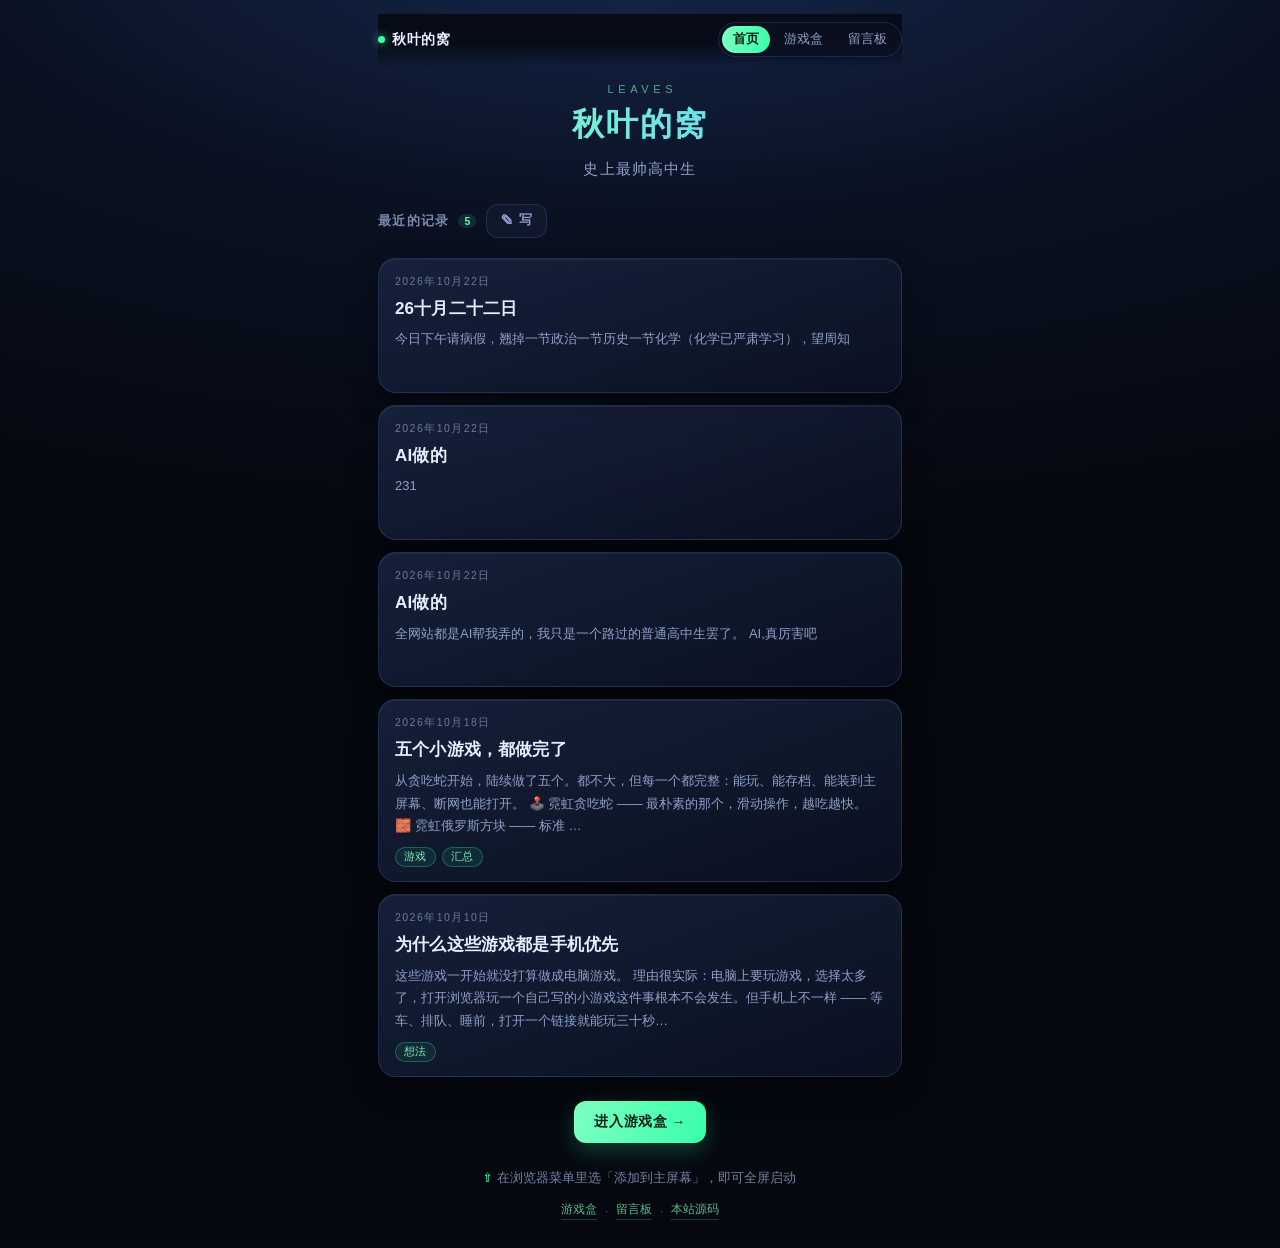
<file: index.html>
<!DOCTYPE html>
<html lang="zh-CN">
<head>
<meta charset="UTF-8">
<meta name="viewport" content="width=device-width, initial-scale=1, viewport-fit=cover">
<meta name="theme-color" content="#070b16">
<meta name="description" content="秋叶的窝 —— 史上最帅高中生。一些关于小游戏和代码的记录，附游戏盒。">
<meta name="format-detection" content="telephone=no">
<meta name="mobile-web-app-capable" content="yes">
<meta name="apple-mobile-web-app-capable" content="yes">
<meta name="apple-mobile-web-app-status-bar-style" content="black-translucent">
<meta name="apple-mobile-web-app-title" content="秋叶的窝">
<title>秋叶的窝</title>
<link rel="manifest" href="./manifest.webmanifest">
<link rel="icon" type="image/png" sizes="192x192" href="./icons/icon-192.png">
<link rel="apple-touch-icon" href="./icons/apple-touch-icon.png">
<link rel="stylesheet" href="./styles.css">
</head>
<body>
<div class="app">

  <header class="topbar">
    <a class="topbar__brand" href="./">
      <span class="topbar__dot" aria-hidden="true"></span>秋叶的窝
    </a>
    <nav class="topbar__nav" id="nav">
      <a href="./" data-nav="home">首页</a>
      <a href="./games.html" data-nav="games">游戏盒</a>
      <a href="#/guest" data-nav="guest">留言板</a>
    </nav>
  </header>

  <main class="main" id="view" aria-live="polite">
    <div class="loading">正在读取……</div>
  </main>

  <footer class="foot">
    <p class="foot__hint">
      <span class="foot__icon" aria-hidden="true">⇧</span>
      在浏览器菜单里选「添加到主屏幕」，即可全屏启动
    </p>
    <p class="foot__links">
      <a href="./games.html">游戏盒</a>
      <span aria-hidden="true">·</span>
      <a href="#/guest">留言板</a>
      <span aria-hidden="true">·</span>
      <a href="https://github.com/qiuye-AuTumnNight/qiuye-AuTumnNight.github.io" id="footSource">本站源码</a>
    </p>
    <p class="foot__sync" id="footSync" hidden></p>
  </footer>
</div>

<!-- 编辑 / 令牌 弹层 -->
<div class="sheet" id="sheet" hidden>
  <div class="sheet__panel" role="dialog" aria-modal="true" aria-labelledby="sheetTitle">
    <div class="sheet__head">
      <h2 class="sheet__title" id="sheetTitle">写点什么</h2>
      <button type="button" class="sheet__close" id="sheetClose" aria-label="关闭">✕</button>
    </div>
    <div class="sheet__body" id="sheetBody"></div>
  </div>
</div>

<div class="toast" id="toast" hidden></div>

<script src="./blog.js"></script>
</body>
</html>
</file>
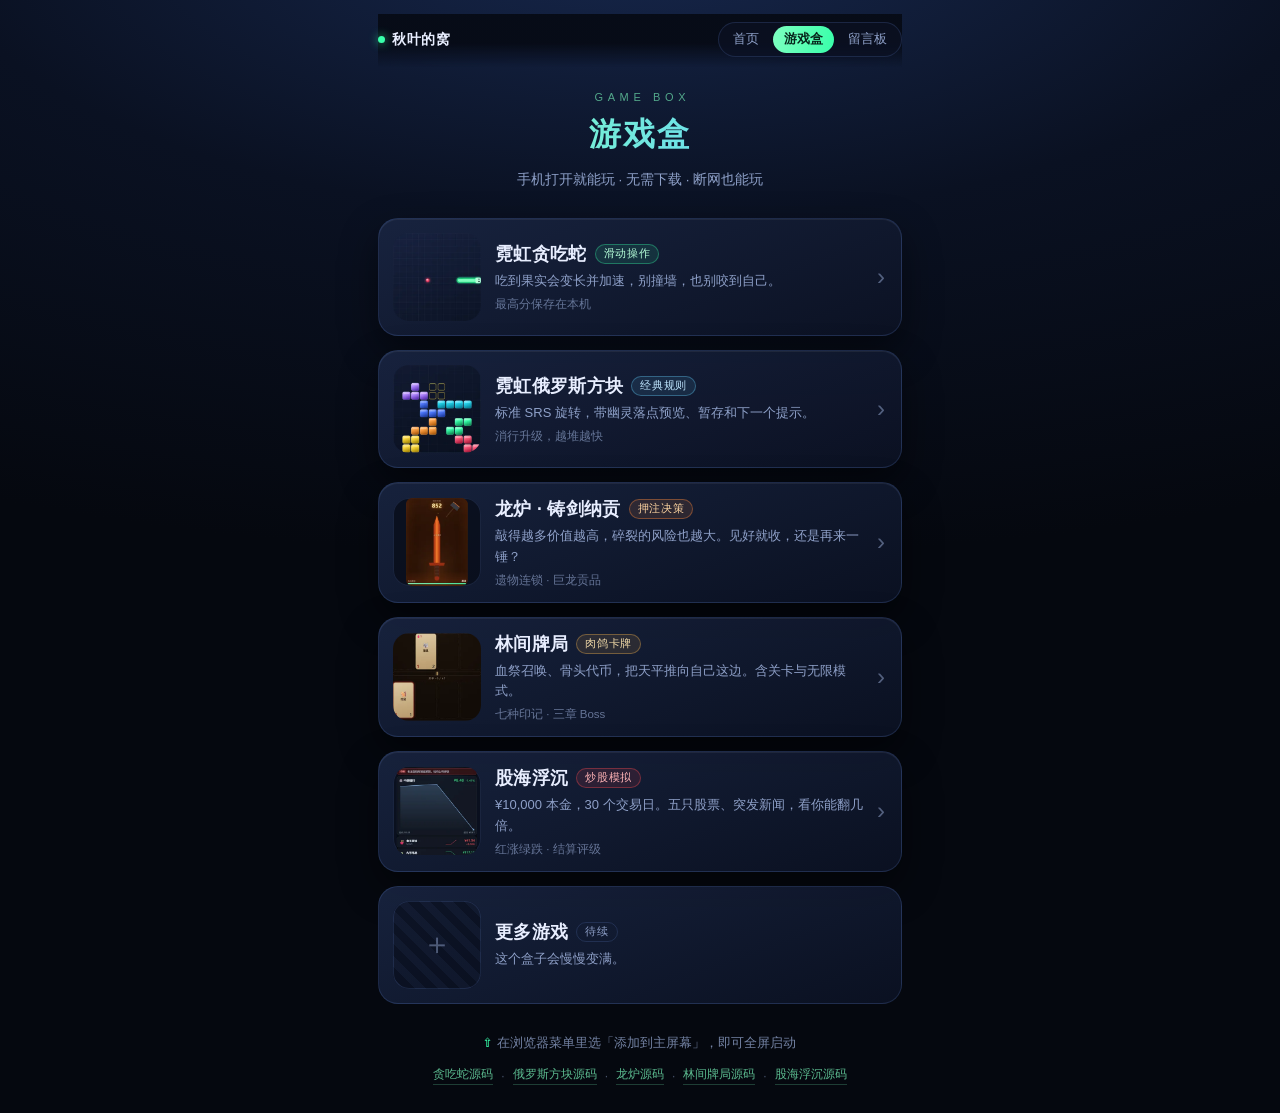
<file: games.html>
<!DOCTYPE html>
<html lang="zh-CN">
<head>
<meta charset="UTF-8">
<meta name="viewport" content="width=device-width, initial-scale=1, viewport-fit=cover">
<meta name="theme-color" content="#070b16">
<meta name="description" content="秋叶的游戏盒 — 手机打开就能玩的小游戏合集，支持添加到主屏幕离线游玩。">
<meta name="format-detection" content="telephone=no">
<meta name="mobile-web-app-capable" content="yes">
<meta name="apple-mobile-web-app-capable" content="yes">
<meta name="apple-mobile-web-app-status-bar-style" content="black-translucent">
<meta name="apple-mobile-web-app-title" content="游戏盒">
<title>游戏盒 · 秋叶的窝</title>
<link rel="manifest" href="./manifest.webmanifest">
<link rel="icon" type="image/png" sizes="192x192" href="./icons/icon-192.png">
<link rel="apple-touch-icon" href="./icons/apple-touch-icon.png">
<link rel="stylesheet" href="./styles.css">
</head>
<body>
<div class="app app--games">

  <header class="topbar">
    <a class="topbar__brand" href="./">
      <span class="topbar__dot" aria-hidden="true"></span>秋叶的窝
    </a>
    <nav class="topbar__nav">
      <a href="./">首页</a>
      <a href="./games.html" class="is-active">游戏盒</a>
      <a href="./#/guest">留言板</a>
    </nav>
  </header>

  <header class="hero hero--compact">
    <p class="hero__eyebrow">GAME BOX</p>
    <h1 class="hero__title">游戏盒</h1>
    <p class="hero__sub">手机打开就能玩 · 无需下载 · 断网也能玩</p>
  </header>

  <main class="games">
    <a class="card" href="https://qiuye-autumnnight.github.io/snake-game/">
      <span class="card__cover">
        <picture>
          <source srcset="./covers/cover-snake.webp" type="image/webp">
          <img src="./covers/cover-snake.png" alt="" width="300" height="300" loading="lazy" decoding="async">
        </picture>
      </span>
      <span class="card__body">
        <span class="card__head">
          <span class="card__title">霓虹贪吃蛇</span>
          <span class="card__tag card__tag--snake">滑动操作</span>
        </span>
        <span class="card__desc">吃到果实会变长并加速，别撞墙，也别咬到自己。</span>
        <span class="card__meta">最高分保存在本机</span>
      </span>
      <span class="card__arrow" aria-hidden="true">›</span>
    </a>

    <a class="card" href="https://qiuye-autumnnight.github.io/tetris/">
      <span class="card__cover">
        <picture>
          <source srcset="./covers/cover-tetris.webp" type="image/webp">
          <img src="./covers/cover-tetris.png" alt="" width="300" height="300" loading="lazy" decoding="async">
        </picture>
      </span>
      <span class="card__body">
        <span class="card__head">
          <span class="card__title">霓虹俄罗斯方块</span>
          <span class="card__tag card__tag--tetris">经典规则</span>
        </span>
        <span class="card__desc">标准 SRS 旋转，带幽灵落点预览、暂存和下一个提示。</span>
        <span class="card__meta">消行升级，越堆越快</span>
      </span>
      <span class="card__arrow" aria-hidden="true">›</span>
    </a>

    <a class="card" href="https://qiuye-autumnnight.github.io/dragon-forge/">
      <span class="card__cover">
        <picture>
          <source srcset="./covers/cover-forge.webp" type="image/webp">
          <img src="./covers/cover-forge.png" alt="" width="300" height="300" loading="lazy" decoding="async">
        </picture>
      </span>
      <span class="card__body">
        <span class="card__head">
          <span class="card__title">龙炉 · 铸剑纳贡</span>
          <span class="card__tag card__tag--forge">押注决策</span>
        </span>
        <span class="card__desc">敲得越多价值越高，碎裂的风险也越大。见好就收，还是再来一锤？</span>
        <span class="card__meta">遗物连锁 · 巨龙贡品</span>
      </span>
      <span class="card__arrow" aria-hidden="true">›</span>
    </a>

    <a class="card" href="https://qiuye-autumnnight.github.io/inscrypt-like/">
      <span class="card__cover">
        <picture>
          <source srcset="./covers/cover-cardgame.webp" type="image/webp">
          <img src="./covers/cover-cardgame.png" alt="" width="300" height="300" loading="lazy" decoding="async">
        </picture>
      </span>
      <span class="card__body">
        <span class="card__head">
          <span class="card__title">林间牌局</span>
          <span class="card__tag card__tag--card">肉鸽卡牌</span>
        </span>
        <span class="card__desc">血祭召唤、骨头代币，把天平推向自己这边。含关卡与无限模式。</span>
        <span class="card__meta">七种印记 · 三章 Boss</span>
      </span>
      <span class="card__arrow" aria-hidden="true">›</span>
    </a>

    <a class="card" href="https://qiuye-autumnnight.github.io/stock-sim/">
      <span class="card__cover">
        <picture>
          <source srcset="./covers/cover-stock.webp" type="image/webp">
          <img src="./covers/cover-stock.png" alt="" width="300" height="300" loading="lazy" decoding="async">
        </picture>
      </span>
      <span class="card__body">
        <span class="card__head">
          <span class="card__title">股海浮沉</span>
          <span class="card__tag card__tag--stock">炒股模拟</span>
        </span>
        <span class="card__desc">¥10,000 本金，30 个交易日。五只股票、突发新闻，看你能翻几倍。</span>
        <span class="card__meta">红涨绿跌 · 结算评级</span>
      </span>
      <span class="card__arrow" aria-hidden="true">›</span>
    </a>

    <div class="card card--soon" aria-disabled="true">
      <span class="card__cover card__cover--soon">＋</span>
      <span class="card__body">
        <span class="card__head">
          <span class="card__title">更多游戏</span>
          <span class="card__tag">待续</span>
        </span>
        <span class="card__desc">这个盒子会慢慢变满。</span>
      </span>
    </div>
  </main>

  <footer class="foot">
    <p class="foot__hint">
      <span class="foot__icon" aria-hidden="true">⇧</span>
      在浏览器菜单里选「添加到主屏幕」，即可全屏启动
    </p>
    <p class="foot__links">
      <a href="https://github.com/qiuye-AuTumnNight/snake-game">贪吃蛇源码</a>
      <span aria-hidden="true">·</span>
      <a href="https://github.com/qiuye-AuTumnNight/tetris">俄罗斯方块源码</a>
      <span aria-hidden="true">·</span>
      <a href="https://github.com/qiuye-AuTumnNight/dragon-forge">龙炉源码</a>
      <span aria-hidden="true">·</span>
      <a href="https://github.com/qiuye-AuTumnNight/inscrypt-like">林间牌局源码</a>
      <span aria-hidden="true">·</span>
      <a href="https://github.com/qiuye-AuTumnNight/stock-sim">股海浮沉源码</a>
    </p>
  </footer>
</div>
<script>
  if ('serviceWorker' in navigator && location.protocol.indexOf('http') === 0) {
    window.addEventListener('load', function () {
      navigator.serviceWorker.register('./sw.js').catch(function () { /* 离线能力可选 */ });
    });
  }
</script>
</body>
</html>
</file>
<file: styles.css>
:root {
  --bg-deep: #05080f;
  --panel: rgba(20, 28, 50, .68);
  --line: rgba(120, 160, 255, .16);
  --text: #e8eeff;
  --muted: #8ea0c8;
  --accent: #38ffaa;
  --accent-soft: #7dffc0;
}

* {
  box-sizing: border-box;
  -webkit-tap-highlight-color: transparent;
}

html {
  -webkit-text-size-adjust: 100%;
}

body {
  margin: 0;
  min-height: 100%;
  /* 必须单独给 background-color：用 background 简写会把颜色重置成透明，
     加上 fixed 背景只覆盖视口高度，页面比屏幕长时下方会露出白底 */
  background-color: var(--bg-deep);
  background-image: radial-gradient(120% 70% at 50% -8%, #17284e 0%, #0a1122 46%, var(--bg-deep) 100%);
  background-attachment: fixed;
  background-repeat: no-repeat;
  color: var(--text);
  font-family: -apple-system, BlinkMacSystemFont, "PingFang SC", "Hiragino Sans GB",
    "Microsoft YaHei", "Segoe UI", Roboto, Helvetica, Arial, sans-serif;
  overflow-x: hidden;
}

.app {
  max-width: 560px;
  min-height: 100vh;
  min-height: 100dvh;
  margin: 0 auto;
  padding: max(14px, env(safe-area-inset-top)) max(18px, env(safe-area-inset-right))
    max(28px, env(safe-area-inset-bottom)) max(18px, env(safe-area-inset-left));
  display: flex;
  flex-direction: column;
  gap: 22px;
}

.app--games {
  gap: 26px;
  padding-top: max(14px, env(safe-area-inset-top));
}

body.is-locked { overflow: hidden; }

/* 内容比屏幕短时整体居中；用 auto 外边距而不是 justify-content:center，
   这样内容变长时顶部不会被裁掉。
   只对游戏盒生效：博客的正文是长文，不能上下撑开 */
.app--games .hero { margin-top: auto; }
.app--games .foot { margin-bottom: auto; }

/* ---------- 顶部 ---------- */
.hero {
  text-align: center;
  padding-top: 6px;
}

.hero__eyebrow {
  margin: 0 0 10px;
  font-size: 11px;
  letter-spacing: .42em;
  text-indent: .42em;
  color: rgba(125, 255, 192, .62);
}

.hero__title {
  margin: 0;
  font-size: clamp(28px, 8.4vw, 40px);
  letter-spacing: .06em;
  background: linear-gradient(100deg, #7dffc0 10%, #65d0ff 90%);
  -webkit-background-clip: text;
  background-clip: text;
  color: transparent;
}

.hero__sub {
  margin: 12px 0 0;
  font-size: 13.5px;
  line-height: 1.7;
  color: var(--muted);
}

/* ---------- 游戏卡片 ---------- */
.games {
  display: flex;
  flex-direction: column;
  gap: 14px;
}

.card {
  position: relative;
  display: flex;
  align-items: center;
  gap: 14px;
  padding: 14px 14px 14px 14px;
  border: 1px solid var(--line);
  border-radius: 20px;
  background: linear-gradient(160deg, rgba(26, 38, 68, .86), rgba(12, 18, 36, .86));
  box-shadow: 0 16px 38px rgba(0, 0, 0, .46), inset 0 1px 0 rgba(255, 255, 255, .06);
  text-decoration: none;
  color: inherit;
  transition: transform .14s ease, border-color .18s ease, box-shadow .18s ease;
}

.card:active {
  transform: scale(.985);
  border-color: rgba(56, 255, 170, .42);
  box-shadow: 0 10px 26px rgba(0, 0, 0, .5), 0 0 0 1px rgba(56, 255, 170, .16);
}

.card__cover {
  flex: none;
  width: 78px;
  height: 78px;
  border-radius: 16px;
  overflow: hidden;
  display: grid;
  place-items: center;
  background: rgba(8, 13, 26, .8);
  box-shadow: inset 0 0 0 1px rgba(120, 160, 255, .14);
}

.card__cover img {
  display: block;
  width: 100%;
  height: 100%;
}

.card__cover picture {
  display: block;
  width: 100%;
  height: 100%;
}

.card__cover--soon {
  font-size: 30px;
  color: rgba(142, 160, 200, .5);
  background: repeating-linear-gradient(45deg, rgba(120, 160, 255, .05) 0 8px, transparent 8px 16px), rgba(8, 13, 26, .6);
}

.card__body {
  flex: 1 1 auto;
  min-width: 0;
  display: flex;
  flex-direction: column;
  gap: 5px;
}

.card__head {
  display: flex;
  align-items: center;
  flex-wrap: wrap;
  gap: 8px;
}

.card__title {
  font-size: 16.5px;
  font-weight: 700;
  letter-spacing: .02em;
}

.card__tag {
  padding: 2px 8px;
  border-radius: 999px;
  font-size: 10.5px;
  letter-spacing: .06em;
  color: var(--muted);
  border: 1px solid var(--line);
}

.card__tag--snake {
  color: #b6ffd9;
  border-color: rgba(56, 255, 170, .34);
  background: rgba(56, 255, 170, .1);
}

.card__tag--forge {
  color: #ffd7a3;
  border-color: rgba(255, 138, 61, .38);
  background: rgba(255, 138, 61, .12);
}

.card__tag--card {
  color: #f0d9a8;
  border-color: rgba(217, 163, 74, .42);
  background: rgba(217, 163, 74, .13);
}

.card__tag--stock {
  color: #ffb3b6;
  border-color: rgba(229, 72, 77, .4);
  background: rgba(229, 72, 77, .13);
}

.card__tag--tetris {
  color: #bfe6ff;
  border-color: rgba(101, 208, 255, .34);
  background: rgba(101, 208, 255, .1);
}

.card__desc {
  font-size: 13px;
  line-height: 1.6;
  color: var(--muted);
}

.card__meta {
  font-size: 11.5px;
  color: rgba(142, 160, 200, .68);
}

.card__arrow {
  flex: none;
  font-size: 24px;
  line-height: 1;
  color: rgba(142, 160, 200, .55);
  padding-right: 2px;
}

.card--soon {
  opacity: .62;
  box-shadow: none;
}

/* ---------- 底部 ---------- */
.foot {
  margin-top: 2px;
  text-align: center;
  display: flex;
  flex-direction: column;
  gap: 12px;
}

.foot__hint {
  margin: 0;
  font-size: 12.5px;
  line-height: 1.8;
  color: rgba(142, 160, 200, .8);
}

.foot__icon {
  display: inline-block;
  margin-right: 4px;
  color: var(--accent);
}

.foot__links {
  margin: 0;
  font-size: 12px;
  color: rgba(142, 160, 200, .5);
  display: flex;
  flex-wrap: wrap;
  justify-content: center;
  align-items: center;
  gap: 8px;
  row-gap: 6px;
}

/* 游戏多了以后必须整项换行：否则每个链接会被压窄成「贪吃蛇源 / 码」 */
.foot__links a {
  white-space: nowrap;
  color: rgba(125, 255, 192, .72);
  text-decoration: none;
  border-bottom: 1px solid rgba(125, 255, 192, .22);
  padding-bottom: 1px;
}

.foot__links a:active {
  color: var(--accent);
}

@media (min-width: 420px) {
  .card__cover { width: 88px; height: 88px; }
  .card__title { font-size: 17.5px; }
}

@keyframes rise {
  from { opacity: 0; transform: translateY(10px); }
  to { opacity: 1; transform: translateY(0); }
}

.hero, .card, .foot {
  animation: rise .34s ease both;
}

.card:nth-child(1) { animation-delay: .04s; }
.card:nth-child(2) { animation-delay: .09s; }
.card:nth-child(3) { animation-delay: .14s; }
.foot { animation-delay: .18s; }

@media (prefers-reduced-motion: reduce) {
  .hero, .card, .foot { animation: none; }
}

/* ================================================================
   博客部分
   ================================================================ */

/* ---------- 顶栏 ---------- */
.topbar {
  position: sticky;
  top: 0;
  z-index: 6;
  display: flex;
  align-items: center;
  gap: 10px;
  padding: 8px 0 10px;
  margin-bottom: -6px;
  background: linear-gradient(180deg, rgba(7, 11, 22, .96) 55%, rgba(7, 11, 22, 0));
  -webkit-backdrop-filter: blur(10px);
  backdrop-filter: blur(10px);
}

.topbar__brand {
  flex: none;
  display: flex;
  align-items: center;
  gap: 7px;
  font-size: 14px;
  font-weight: 700;
  letter-spacing: .04em;
  color: var(--text);
  text-decoration: none;
  margin-right: auto;
  white-space: nowrap;
}

.topbar__dot {
  width: 7px;
  height: 7px;
  border-radius: 50%;
  background: var(--accent);
  box-shadow: 0 0 10px rgba(56, 255, 170, .8);
}

.topbar__nav {
  display: flex;
  gap: 3px;
  padding: 3px;
  border: 1px solid var(--line);
  border-radius: 999px;
  background: rgba(12, 18, 36, .7);
}

.topbar__nav a {
  padding: 5px 11px;
  border-radius: 999px;
  font-size: 12.5px;
  color: var(--muted);
  text-decoration: none;
  white-space: nowrap;
  transition: color .15s ease, background .15s ease;
}

.topbar__nav a.is-active {
  color: #06231a;
  background: linear-gradient(100deg, var(--accent-soft), var(--accent));
  font-weight: 700;
}

/* ---------- 主区域 ---------- */
.main {
  flex: 1 1 auto;
  display: flex;
  flex-direction: column;
  gap: 20px;
  min-width: 0;
}

.hero--compact { padding-top: 4px; }
.hero--compact .hero__title { font-size: clamp(24px, 7.4vw, 32px); }

/* 博客首页的 hero 收紧一点，否则一屏只放得下两篇半文章 */
.main .hero { padding-top: 0; }
.main .hero__eyebrow { margin-bottom: 8px; }
.main .hero__title { font-size: clamp(24px, 7.2vw, 32px); }
.main .hero__sub {
  margin-top: 10px;
  font-size: 14.5px;
  letter-spacing: .08em;
  line-height: 1.7;
}

.loading,
.empty {
  padding: 34px 18px;
  text-align: center;
  font-size: 13.5px;
  line-height: 2;
  color: var(--muted);
}

/* ---------- 文章流 ---------- */
.feed__head {
  display: flex;
  align-items: center;
  gap: 10px;
  margin-top: 2px;
}

.feed__label {
  margin: 0;
  font-size: 13px;
  font-weight: 700;
  letter-spacing: .1em;
  color: rgba(142, 160, 200, .85);
}

.feed__count {
  display: inline-block;
  min-width: 18px;
  padding: 1px 6px;
  margin-left: 4px;
  border-radius: 999px;
  font-size: 10.5px;
  font-weight: 700;
  letter-spacing: 0;
  color: rgba(125, 255, 192, .9);
  background: rgba(56, 255, 170, .12);
  text-align: center;
}

.feed {
  display: flex;
  flex-direction: column;
  gap: 12px;
}

.post {
  display: flex;
  flex-direction: column;
  gap: 7px;
  padding: 16px 16px 14px;
  border: 1px solid var(--line);
  border-radius: 18px;
  background: linear-gradient(160deg, rgba(26, 38, 68, .8), rgba(12, 18, 36, .84));
  box-shadow: 0 12px 30px rgba(0, 0, 0, .38), inset 0 1px 0 rgba(255, 255, 255, .05);
  text-decoration: none;
  color: inherit;
  transition: transform .14s ease, border-color .18s ease;
}

.post:active {
  transform: scale(.99);
  border-color: rgba(56, 255, 170, .4);
}

.post__date {
  font-size: 10.5px;
  letter-spacing: .14em;
  color: rgba(142, 160, 200, .7);
}

.post__title {
  font-size: 17px;
  font-weight: 700;
  line-height: 1.5;
  letter-spacing: .01em;
}

.post__excerpt {
  font-size: 13px;
  line-height: 1.75;
  color: var(--muted);
  display: -webkit-box;
  -webkit-line-clamp: 3;
  -webkit-box-orient: vertical;
  overflow: hidden;
}

.post__foot {
  display: flex;
  align-items: center;
  gap: 6px;
  margin-top: 2px;
  min-height: 18px;
}

.post__meta {
  margin-left: auto;
  font-size: 11px;
  color: rgba(142, 160, 200, .75);
}

.feed__actions {
  display: flex;
  justify-content: center;
  margin-top: 4px;
}

/* ---------- 标签 ---------- */
.chip {
  display: inline-block;
  padding: 2px 8px;
  border-radius: 999px;
  font-size: 10.5px;
  letter-spacing: .04em;
  color: rgba(125, 255, 192, .92);
  border: 1px solid rgba(56, 255, 170, .28);
  background: rgba(56, 255, 170, .08);
}

/* ---------- 文章详情 ---------- */
.article {
  display: flex;
  flex-direction: column;
  gap: 10px;
}

.back {
  align-self: flex-start;
  font-size: 12.5px;
  color: var(--muted);
  text-decoration: none;
  padding: 3px 0;
}

.back:active { color: var(--accent); }

.article__title {
  margin: 2px 0 0;
  font-size: clamp(22px, 6.6vw, 28px);
  line-height: 1.45;
  letter-spacing: .01em;
}

.article__meta {
  font-size: 11.5px;
  letter-spacing: .06em;
  color: rgba(142, 160, 200, .8);
  display: flex;
  align-items: center;
  flex-wrap: wrap;
  gap: 6px;
}

.article__body {
  margin-top: 4px;
  font-size: 15px;
  line-height: 1.95;
  color: #d5deef;
}

.article__body p { margin: 0 0 1.05em; }
.article__body p:last-child { margin-bottom: 0; }

.article__body b { color: var(--text); }

.article__body code {
  padding: 1px 5px;
  border-radius: 5px;
  font-size: .88em;
  background: rgba(120, 160, 255, .14);
  color: #b8d4ff;
}

.article__body a {
  color: var(--accent-soft);
  text-decoration: none;
  border-bottom: 1px solid rgba(125, 255, 192, .3);
}

.md-list {
  margin: 0 0 1.05em;
  padding-left: 1.35em;
}

.md-list li {
  margin-bottom: .45em;
  padding-left: .15em;
}

.md-list li::marker { color: rgba(125, 255, 192, .75); }
.md-list li:last-child { margin-bottom: 0; }

/* ---------- 评论 / 留言 ---------- */
.comments {
  display: flex;
  flex-direction: column;
  gap: 12px;
  padding-top: 6px;
  border-top: 1px solid var(--line);
}

.comments__head {
  display: flex;
  align-items: center;
  gap: 10px;
}

.comments__title {
  margin: 0;
  font-size: 13px;
  font-weight: 700;
  letter-spacing: .1em;
  color: rgba(142, 160, 200, .85);
}

.comments__head .btn { margin-left: auto; }

.comments__empty {
  margin: 0;
  padding: 20px 0;
  text-align: center;
  font-size: 13px;
  color: rgba(142, 160, 200, .72);
}

.comments__list {
  list-style: none;
  margin: 0;
  padding: 0;
  display: flex;
  flex-direction: column;
  gap: 10px;
}

.comment {
  padding: 12px 14px;
  border: 1px solid var(--line);
  border-radius: 14px;
  background: rgba(16, 24, 44, .62);
}

.comment__head {
  display: flex;
  align-items: baseline;
  gap: 8px;
  margin-bottom: 5px;
}

.comment__head b {
  font-size: 12.5px;
  color: var(--accent-soft);
}

.comment__head time {
  margin-left: auto;
  font-size: 10.5px;
  color: rgba(142, 160, 200, .62);
}

.comment__text {
  font-size: 13.5px;
  line-height: 1.8;
  color: #c8d4e8;
  word-break: break-word;
}

.comment__text p { margin: 0 0 .5em; }
.comment__text p:last-child { margin-bottom: 0; }

/* ---------- 按钮 ---------- */
.btn {
  display: inline-flex;
  align-items: center;
  justify-content: center;
  gap: 6px;
  height: 42px;
  padding: 0 20px;
  border: 0;
  border-radius: 12px;
  font-family: inherit;
  font-size: 13.5px;
  font-weight: 700;
  letter-spacing: .04em;
  cursor: pointer;
  text-decoration: none;
  transition: transform .1s ease, filter .16s ease;
}

.btn:active { transform: scale(.975); }
.btn:disabled { filter: grayscale(.6) brightness(.62); cursor: default; }

.btn--primary {
  color: #042019;
  background: linear-gradient(100deg, var(--accent-soft), var(--accent));
  box-shadow: 0 8px 22px rgba(56, 255, 170, .22);
}

.btn--ghost {
  height: 34px;
  padding: 0 14px;
  font-size: 12.5px;
  color: var(--muted);
  border: 1px solid var(--line);
  background: rgba(20, 28, 50, .7);
}

.btn--ghost:active { color: var(--accent); border-color: rgba(56, 255, 170, .4); }

.btn--danger {
  color: #fff;
  background: linear-gradient(100deg, #ff7a7a, #d92d3a);
  box-shadow: 0 8px 22px rgba(220, 60, 70, .24);
}

/* 小号操作按钮：文章的删除、每条留言的删除 */
.mini-btn {
  padding: 2px 9px;
  border: 1px solid var(--line);
  border-radius: 999px;
  background: rgba(20, 28, 50, .7);
  color: rgba(142, 160, 200, .85);
  font-family: inherit;
  font-size: 10.5px;
  letter-spacing: .04em;
  white-space: nowrap;
  cursor: pointer;
  transition: color .15s ease, border-color .15s ease;
}

.mini-btn:active {
  color: #ff9a9a;
  border-color: rgba(255, 120, 120, .5);
  background: rgba(60, 24, 30, .85);
}

.article__meta .mini-btn { margin-left: auto; }

.comment__del { margin-left: 2px; }

.link {
  color: var(--accent-soft);
  text-decoration: none;
  border-bottom: 1px solid rgba(125, 255, 192, .3);
}

/* ---------- 表单 ---------- */
.field {
  display: flex;
  flex-direction: column;
  gap: 6px;
  margin-bottom: 14px;
}

.field__label {
  font-size: 12px;
  font-weight: 700;
  letter-spacing: .06em;
  color: rgba(142, 160, 200, .92);
}

.field__hint {
  margin-left: 6px;
  font-weight: 400;
  font-size: 11px;
  color: rgba(142, 160, 200, .6);
}

.input {
  width: 100%;
  padding: 11px 12px;
  border: 1px solid var(--line);
  border-radius: 11px;
  background: rgba(8, 13, 26, .82);
  color: var(--text);
  font-family: inherit;
  /* 16px 以下 iOS 会在聚焦时自动放大页面 */
  font-size: 16px;
  line-height: 1.6;
  -webkit-appearance: none;
  appearance: none;
}

.input:focus {
  outline: none;
  border-color: rgba(56, 255, 170, .55);
  box-shadow: 0 0 0 3px rgba(56, 255, 170, .1);
}

.input--area {
  resize: vertical;
  min-height: 120px;
}

/* ---------- 弹层 ---------- */
.sheet {
  position: fixed;
  inset: 0;
  z-index: 40;
  display: flex;
  align-items: flex-end;
  justify-content: center;
  background: rgba(3, 6, 12, .72);
  -webkit-backdrop-filter: blur(6px);
  backdrop-filter: blur(6px);
  animation: fade .18s ease both;
}

.sheet[hidden] { display: none; }

@keyframes fade { from { opacity: 0; } to { opacity: 1; } }

.sheet__panel {
  width: 100%;
  max-width: 520px;
  max-height: 88vh;
  max-height: 88dvh;
  display: flex;
  flex-direction: column;
  border: 1px solid var(--line);
  border-bottom: 0;
  border-radius: 22px 22px 0 0;
  background: linear-gradient(180deg, #131c33, #0b1120);
  box-shadow: 0 -18px 48px rgba(0, 0, 0, .6);
  animation: sheet-up .24s cubic-bezier(.2, .9, .3, 1) both;
  /* 别让按钮贴着屏幕最下沿：真机上会顶到 Home 指示条 */
  padding-bottom: calc(16px + env(safe-area-inset-bottom));
}

@keyframes sheet-up {
  from { transform: translateY(28px); opacity: .6; }
  to { transform: translateY(0); opacity: 1; }
}

.sheet__head {
  flex: none;
  display: flex;
  align-items: center;
  gap: 10px;
  padding: 16px 18px 10px;
}

.sheet__title {
  margin: 0;
  font-size: 16px;
  letter-spacing: .04em;
}

.sheet__close {
  margin-left: auto;
  width: 32px;
  height: 32px;
  border: 0;
  border-radius: 9px;
  background: rgba(120, 160, 255, .1);
  color: var(--muted);
  font-size: 15px;
  cursor: pointer;
}

.sheet__body {
  flex: 1 1 auto;
  overflow-y: auto;
  overscroll-behavior: contain;
  padding: 4px 18px 20px;
}

.sheet__note {
  margin: 0 0 14px;
  font-size: 12.5px;
  line-height: 1.85;
  color: var(--muted);
}

.sheet__actions {
  display: flex;
  gap: 10px;
  margin-top: 4px;
}

.sheet__actions .btn { flex: 1 1 0; }

.sheet__danger {
  width: 100%;
  margin-top: 12px;
  padding: 8px;
  border: 0;
  background: none;
  color: rgba(255, 140, 140, .75);
  font-family: inherit;
  font-size: 12px;
  cursor: pointer;
  text-decoration: underline;
  text-underline-offset: 3px;
}

.steps {
  margin: 0 0 16px;
  padding-left: 20px;
  font-size: 12.5px;
  line-height: 2;
  color: var(--muted);
}

.steps b { color: var(--text); }

.steps code {
  padding: 1px 5px;
  border-radius: 4px;
  font-size: .92em;
  background: rgba(120, 160, 255, .16);
  color: #b8d4ff;
  word-break: break-all;
}

.steps a {
  color: var(--accent-soft);
  text-decoration: none;
  border-bottom: 1px solid rgba(125, 255, 192, .3);
}

/* ---------- 提示条 ---------- */
.toast {
  position: fixed;
  left: 50%;
  bottom: calc(22px + env(safe-area-inset-bottom));
  z-index: 60;
  transform: translateX(-50%);
  max-width: min(88vw, 420px);
  padding: 11px 18px;
  border-radius: 999px;
  background: rgba(18, 26, 46, .97);
  border: 1px solid rgba(56, 255, 170, .32);
  color: var(--text);
  font-size: 12.5px;
  line-height: 1.6;
  text-align: center;
  box-shadow: 0 14px 34px rgba(0, 0, 0, .6);
  animation: rise .2s ease both;
}

.toast[hidden] { display: none; }

/* 弹层打开时挪到顶部，避免压住弹层底部的按钮 */
.toast--top {
  top: calc(14px + env(safe-area-inset-top));
  bottom: auto;
}

.toast.is-error {
  border-color: rgba(255, 120, 120, .45);
  background: rgba(46, 20, 26, .97);
}

.foot__sync {
  margin: 0;
  font-size: 11px;
  line-height: 1.7;
  color: rgba(255, 200, 120, .8);
}

.foot__sync[hidden] { display: none; }

@media (min-width: 640px) {
  .sheet {
    align-items: center;
    padding: 20px;
  }

  .sheet__panel {
    border: 1px solid var(--line);
    border-radius: 22px;
  }
}

@media (prefers-reduced-motion: reduce) {
  .sheet, .sheet__panel, .toast { animation: none; }
}
</file>
